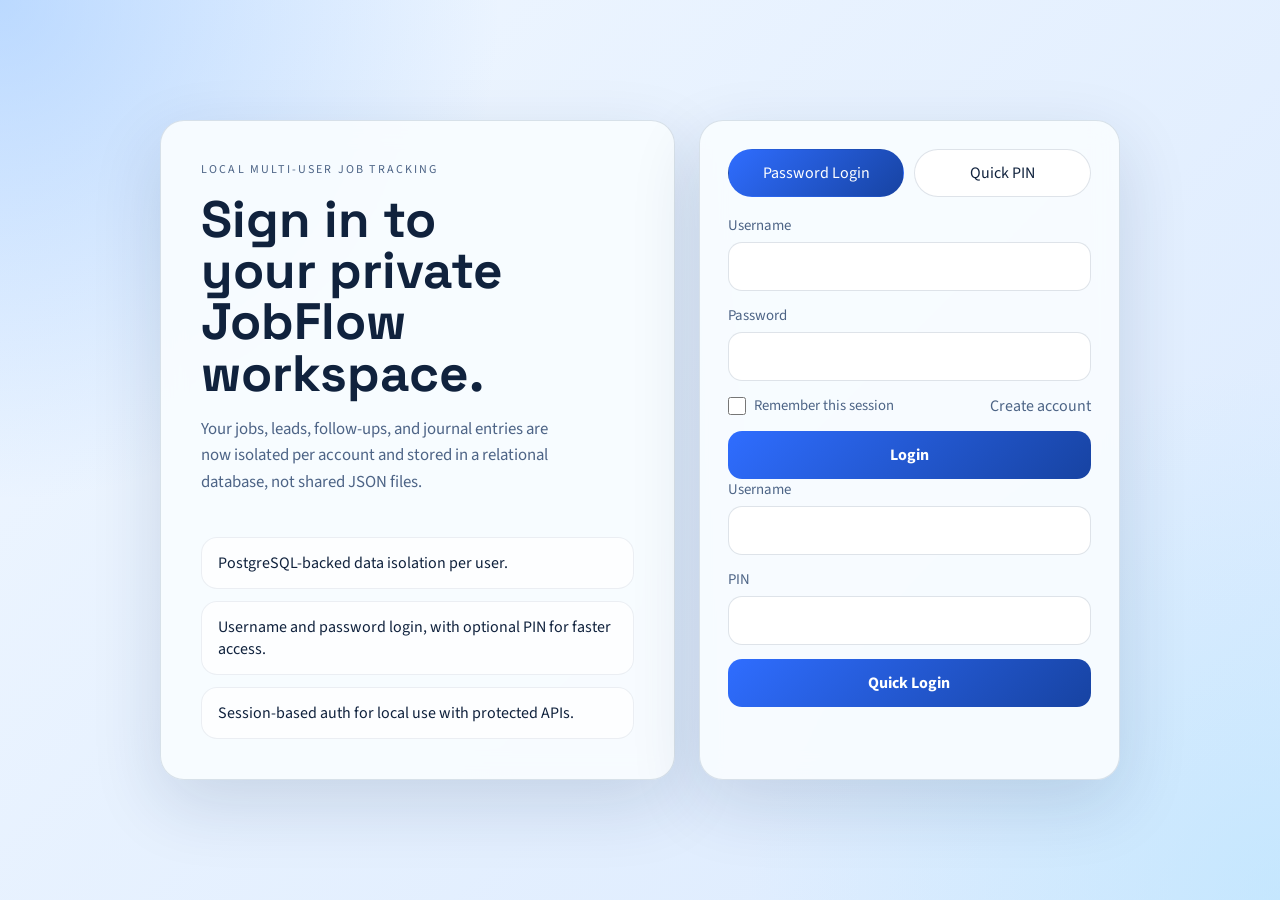
<file: app/templates/login.html>
<!DOCTYPE html>
<html lang="en">
<head>
    <meta charset="UTF-8">
    <meta name="viewport" content="width=device-width, initial-scale=1.0">
    <title>JobFlow Login</title>
    <link href="https://fonts.googleapis.com/css2?family=Space+Grotesk:wght@400;500;700&family=Source+Sans+3:wght@400;500;600;700&display=swap" rel="stylesheet">
    <style>
        :root {
            --ink: #10223d;
            --muted: #4d6486;
            --card: rgba(248, 252, 255, 0.94);
            --line: rgba(24, 56, 98, 0.14);
            --accent: #2f6dff;
            --accent-2: #1743a2;
            --error: #b73d4c;
            --bg-1: #f0f7ff;
            --bg-2: #dbeafe;
        }

        * { box-sizing: border-box; }

        body {
            margin: 0;
            min-height: 100vh;
            font-family: 'Source Sans 3', sans-serif;
            color: var(--ink);
            background:
                radial-gradient(circle at top left, rgba(114, 176, 255, 0.42), transparent 32%),
                radial-gradient(circle at bottom right, rgba(155, 224, 255, 0.34), transparent 34%),
                linear-gradient(135deg, var(--bg-1), var(--bg-2));
            display: grid;
            place-items: center;
            padding: 24px;
        }

        .shell {
            width: min(960px, 100%);
            display: grid;
            grid-template-columns: 1.1fr 0.9fr;
            gap: 24px;
            align-items: stretch;
        }

        .hero,
        .card {
            border: 1px solid var(--line);
            border-radius: 24px;
            background: var(--card);
            backdrop-filter: blur(12px);
            box-shadow: 0 24px 70px rgba(16, 44, 84, 0.14);
        }

        .hero {
            padding: 40px;
            display: flex;
            flex-direction: column;
            justify-content: space-between;
        }

        .eyebrow {
            text-transform: uppercase;
            letter-spacing: 0.18em;
            font-size: 0.75rem;
            color: var(--muted);
        }

        h1 {
            font-family: 'Space Grotesk', sans-serif;
            font-size: clamp(2rem, 4vw, 3.6rem);
            line-height: 1;
            margin: 16px 0;
            max-width: 10ch;
        }

        .hero p {
            font-size: 1.05rem;
            line-height: 1.6;
            max-width: 44ch;
            color: var(--muted);
        }

        .hero-list {
            display: grid;
            gap: 12px;
            margin-top: 24px;
        }

        .hero-list div {
            padding: 14px 16px;
            border-radius: 16px;
            background: rgba(255, 255, 255, 0.82);
            border: 1px solid rgba(24, 56, 98, 0.08);
        }

        .card {
            padding: 28px;
        }

        .tabs {
            display: grid;
            grid-template-columns: 1fr 1fr;
            gap: 10px;
            margin-bottom: 18px;
        }

        .tabs button {
            border: 1px solid var(--line);
            background: white;
            color: var(--ink);
            border-radius: 999px;
            padding: 12px 14px;
            font: inherit;
            cursor: pointer;
        }

        .tabs button.active {
            background: linear-gradient(135deg, var(--accent), var(--accent-2));
            color: white;
            border-color: transparent;
        }

        form {
            display: grid;
            gap: 14px;
        }

        label {
            display: grid;
            gap: 6px;
            font-size: 0.93rem;
            color: var(--muted);
        }

        input {
            width: 100%;
            padding: 13px 14px;
            border-radius: 14px;
            border: 1px solid rgba(24, 56, 98, 0.14);
            background: white;
            font: inherit;
        }

        .row {
            display: grid;
            grid-template-columns: 1fr auto;
            gap: 12px;
            align-items: center;
        }

        .checkbox {
            display: flex;
            align-items: center;
            gap: 8px;
            font-size: 0.92rem;
            color: var(--muted);
        }

        .checkbox input {
            width: 18px;
            height: 18px;
            margin: 0;
        }

        .actions {
            display: grid;
            gap: 10px;
        }

        button[type="submit"] {
            border: 0;
            border-radius: 14px;
            padding: 13px 16px;
            font: inherit;
            font-weight: 700;
            cursor: pointer;
            color: white;
            background: linear-gradient(135deg, var(--accent), var(--accent-2));
        }

        .secondary {
            background: linear-gradient(135deg, #6c86af, #48617f);
        }

        .status {
            min-height: 22px;
            font-size: 0.92rem;
            color: var(--error);
        }

        .muted-link {
            color: var(--muted);
            text-decoration: none;
        }

        .muted-link:hover { text-decoration: underline; }

        @media (max-width: 840px) {
            .shell {
                grid-template-columns: 1fr;
            }
        }
    </style>
</head>
<body>
    <div class="shell">
        <section class="hero">
            <div>
                <div class="eyebrow">Local Multi-User Job Tracking</div>
                <h1>Sign in to your private JobFlow workspace.</h1>
                <p>Your jobs, leads, follow-ups, and journal entries are now isolated per account and stored in a relational database, not shared JSON files.</p>
            </div>
            <div class="hero-list">
                <div>PostgreSQL-backed data isolation per user.</div>
                <div>Username and password login, with optional PIN for faster access.</div>
                <div>Session-based auth for local use with protected APIs.</div>
            </div>
        </section>

        <section class="card">
            <div class="tabs">
                <button id="password-tab" class="active" type="button">Password Login</button>
                <button id="pin-tab" type="button">Quick PIN</button>
            </div>

            <form id="password-form">
                <label>
                    Username
                    <input id="username" name="username" autocomplete="username" required>
                </label>
                <label>
                    Password
                    <input id="password" name="password" type="password" autocomplete="current-password" required>
                </label>
                <div class="row">
                    <label class="checkbox">
                        <input id="remember" type="checkbox">
                        Remember this session
                    </label>
                    <a class="muted-link" href="/register">Create account</a>
                </div>
                <div class="actions">
                    <button type="submit">Login</button>
                </div>
            </form>

            <form id="pin-form" hidden>
                <label>
                    Username
                    <input id="pin-username" autocomplete="username">
                </label>
                <label>
                    PIN
                    <input id="pin" type="password" inputmode="numeric" maxlength="12">
                </label>
                <div class="actions">
                    <button class="secondary" type="submit">Quick Login</button>
                </div>
            </form>

            <div class="status" id="status"></div>
        </section>
    </div>

    <script>
        const nextPath = new URLSearchParams(window.location.search).get('next') || '/';
        const statusNode = document.getElementById('status');
        const passwordForm = document.getElementById('password-form');
        const pinForm = document.getElementById('pin-form');
        const passwordTab = document.getElementById('password-tab');
        const pinTab = document.getElementById('pin-tab');

        function setMode(mode) {
            const passwordMode = mode === 'password';
            passwordForm.hidden = !passwordMode;
            pinForm.hidden = passwordMode;
            passwordTab.classList.toggle('active', passwordMode);
            pinTab.classList.toggle('active', !passwordMode);
            statusNode.textContent = '';
        }

        passwordTab.addEventListener('click', () => setMode('password'));
        pinTab.addEventListener('click', () => setMode('pin'));

        passwordForm.addEventListener('submit', async (event) => {
            event.preventDefault();
            statusNode.textContent = '';
            const response = await fetch('/api/auth/login', {
                method: 'POST',
                headers: { 'Content-Type': 'application/json' },
                body: JSON.stringify({
                    username: document.getElementById('username').value.trim(),
                    password: document.getElementById('password').value,
                    remember: document.getElementById('remember').checked,
                }),
            });
            const data = await response.json();
            if (!response.ok) {
                statusNode.textContent = data.error || 'Login failed.';
                return;
            }
            window.location.href = nextPath;
        });

        pinForm.addEventListener('submit', async (event) => {
            event.preventDefault();
            statusNode.textContent = '';
            const response = await fetch('/api/auth/pin', {
                method: 'POST',
                headers: { 'Content-Type': 'application/json' },
                body: JSON.stringify({
                    username: document.getElementById('pin-username').value.trim(),
                    pin: document.getElementById('pin').value,
                }),
            });
            const data = await response.json();
            if (!response.ok) {
                statusNode.textContent = data.error || 'PIN login failed.';
                return;
            }
            window.location.href = nextPath;
        });
    </script>
</body>
</html>
</file>
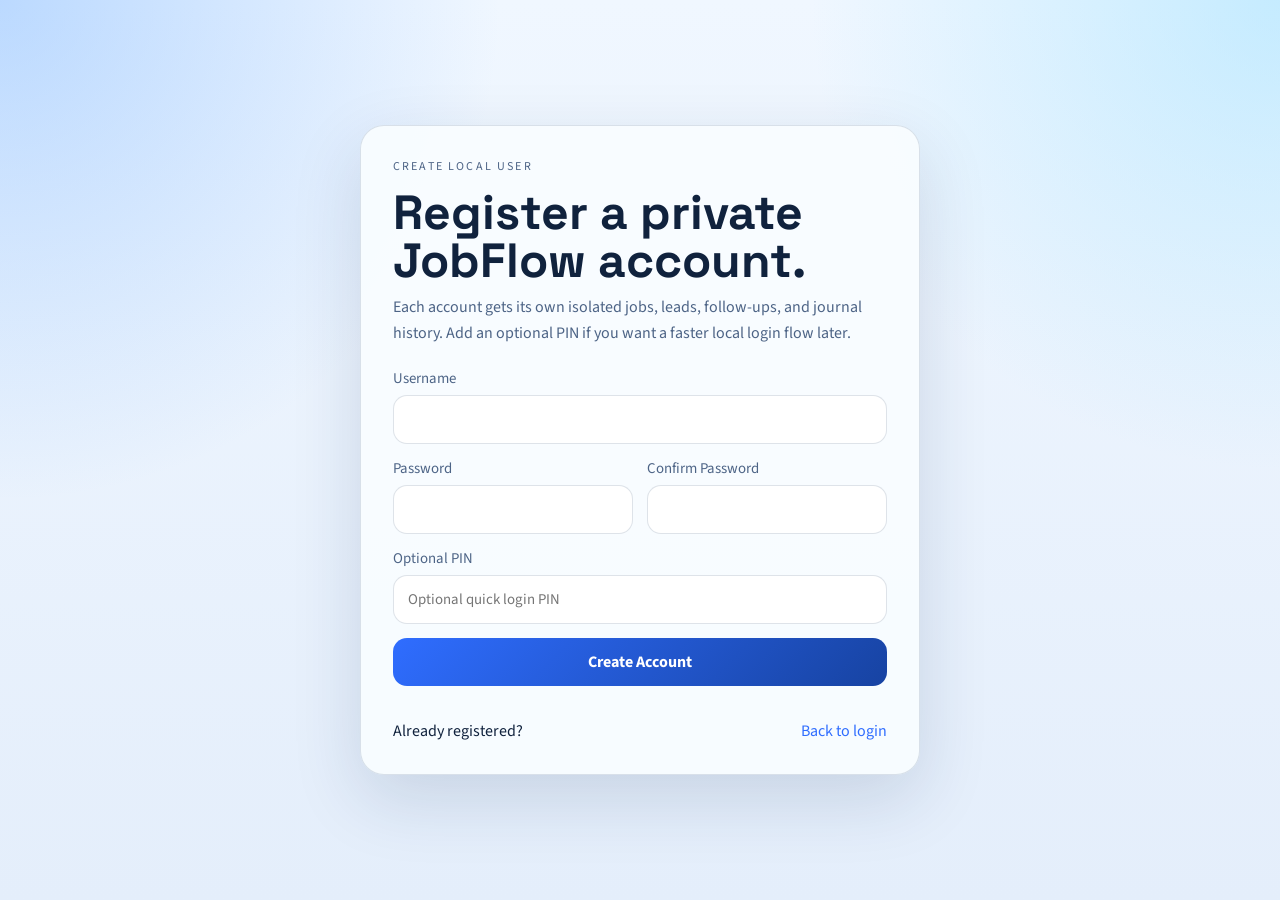
<file: app/templates/register.html>
<!DOCTYPE html>
<html lang="en">
<head>
    <meta charset="UTF-8">
    <meta name="viewport" content="width=device-width, initial-scale=1.0">
    <title>JobFlow Register</title>
    <link href="https://fonts.googleapis.com/css2?family=Space+Grotesk:wght@400;500;700&family=Source+Sans+3:wght@400;500;600;700&display=swap" rel="stylesheet">
    <style>
        :root {
            --ink: #10223d;
            --muted: #4d6486;
            --line: rgba(24, 56, 98, 0.14);
            --card: rgba(248, 252, 255, 0.96);
            --accent: #2f6dff;
            --accent-2: #1743a2;
            --error: #b73d4c;
            --bg: linear-gradient(180deg, #f0f7ff 0%, #e4eefb 100%);
        }

        * { box-sizing: border-box; }

        body {
            margin: 0;
            min-height: 100vh;
            display: grid;
            place-items: center;
            padding: 24px;
            background:
                radial-gradient(circle at top left, rgba(114, 176, 255, 0.42), transparent 32%),
                radial-gradient(circle at top right, rgba(155, 224, 255, 0.5), transparent 30%),
                var(--bg);
            font-family: 'Source Sans 3', sans-serif;
            color: var(--ink);
        }

        .card {
            width: min(560px, 100%);
            padding: 32px;
            border-radius: 24px;
            border: 1px solid var(--line);
            background: var(--card);
            box-shadow: 0 24px 70px rgba(16, 44, 84, 0.14);
        }

        .eyebrow {
            text-transform: uppercase;
            letter-spacing: 0.18em;
            font-size: 0.75rem;
            color: var(--muted);
        }

        h1 {
            font-family: 'Space Grotesk', sans-serif;
            margin: 14px 0 10px;
            font-size: clamp(2rem, 4vw, 3rem);
            line-height: 1;
        }

        p {
            margin: 0 0 22px;
            color: var(--muted);
            line-height: 1.6;
        }

        form {
            display: grid;
            gap: 14px;
        }

        label {
            display: grid;
            gap: 6px;
            color: var(--muted);
            font-size: 0.93rem;
        }

        input {
            width: 100%;
            padding: 13px 14px;
            border-radius: 14px;
            border: 1px solid rgba(24, 56, 98, 0.14);
            background: white;
            font: inherit;
        }

        .split {
            display: grid;
            grid-template-columns: 1fr 1fr;
            gap: 14px;
        }

        button {
            border: 0;
            border-radius: 14px;
            padding: 13px 16px;
            font: inherit;
            font-weight: 700;
            cursor: pointer;
            color: white;
            background: linear-gradient(135deg, var(--accent), var(--accent-2));
        }

        .footer {
            display: flex;
            justify-content: space-between;
            align-items: center;
            gap: 14px;
            margin-top: 12px;
        }

        .footer a {
            color: var(--accent);
            text-decoration: none;
        }

        .footer a:hover { text-decoration: underline; }

        .status {
            min-height: 22px;
            color: var(--error);
            font-size: 0.92rem;
        }

        @media (max-width: 640px) {
            .split { grid-template-columns: 1fr; }
        }
    </style>
</head>
<body>
    <section class="card">
        <div class="eyebrow">Create Local User</div>
        <h1>Register a private JobFlow account.</h1>
        <p>Each account gets its own isolated jobs, leads, follow-ups, and journal history. Add an optional PIN if you want a faster local login flow later.</p>

        <form id="register-form">
            <label>
                Username
                <input id="username" autocomplete="username" required>
            </label>
            <div class="split">
                <label>
                    Password
                    <input id="password" type="password" autocomplete="new-password" required>
                </label>
                <label>
                    Confirm Password
                    <input id="password-confirm" type="password" autocomplete="new-password" required>
                </label>
            </div>
            <label>
                Optional PIN
                <input id="pin" type="password" inputmode="numeric" maxlength="12" placeholder="Optional quick login PIN">
            </label>
            <button type="submit">Create Account</button>
        </form>

        <div class="status" id="status"></div>
        <div class="footer">
            <span>Already registered?</span>
            <a href="/login">Back to login</a>
        </div>
    </section>

    <script>
        const statusNode = document.getElementById('status');
        document.getElementById('register-form').addEventListener('submit', async (event) => {
            event.preventDefault();
            statusNode.textContent = '';
            const password = document.getElementById('password').value;
            const confirm = document.getElementById('password-confirm').value;
            if (password !== confirm) {
                statusNode.textContent = 'Passwords do not match.';
                return;
            }

            const response = await fetch('/api/auth/register', {
                method: 'POST',
                headers: { 'Content-Type': 'application/json' },
                body: JSON.stringify({
                    username: document.getElementById('username').value.trim(),
                    password,
                    pin: document.getElementById('pin').value,
                    remember: true,
                }),
            });
            const data = await response.json();
            if (!response.ok) {
                statusNode.textContent = data.error || 'Registration failed.';
                return;
            }
            window.location.href = '/';
        });
    </script>
</body>
</html>
</file>
